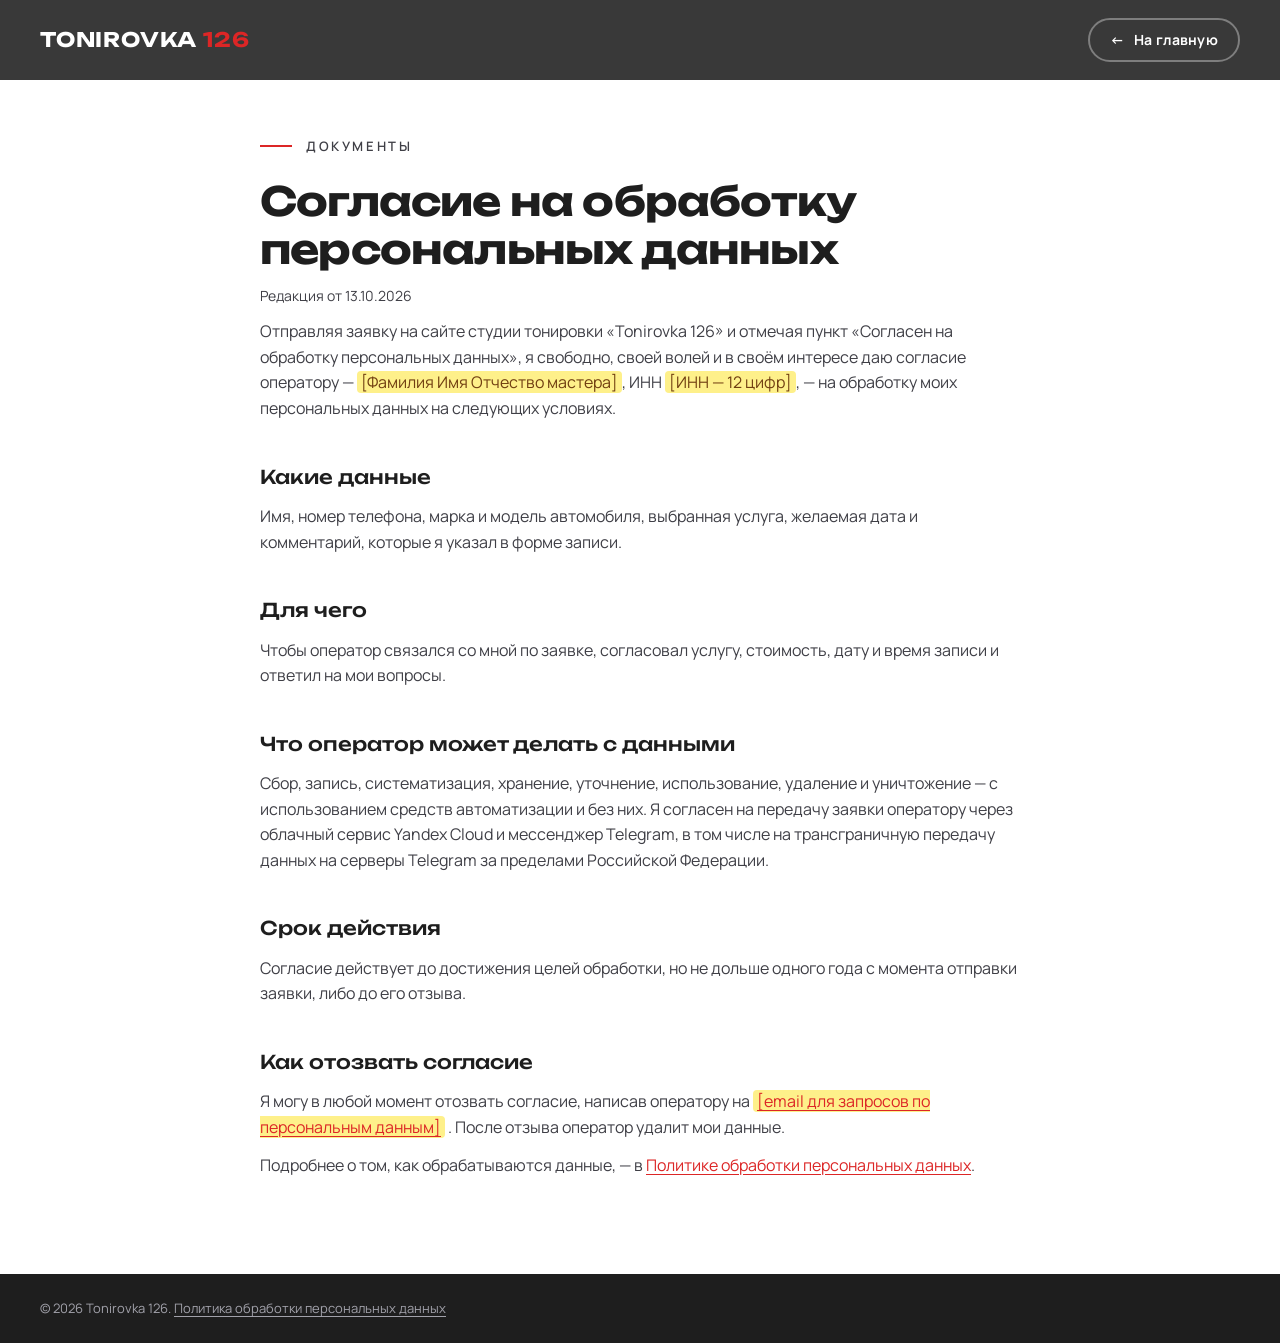
<file: consent.html>
<!DOCTYPE html>
<html lang="ru">
<head>
  <meta charset="UTF-8">
  <meta name="viewport" content="width=device-width, initial-scale=1">
  <title>Согласие на обработку персональных данных — Tonirovka 126</title>
  <meta name="description" content="Текст согласия на обработку персональных данных при отправке заявки на сайте Tonirovka 126.">

  <link rel="icon" href="images/favicon.svg" type="image/svg+xml">
  <meta name="theme-color" content="#1E1E1E">

  <link rel="preconnect" href="https://fonts.googleapis.com">
  <link rel="preconnect" href="https://fonts.gstatic.com" crossorigin>
  <link href="https://fonts.googleapis.com/css2?family=Manrope:wght@400;500;600;700&family=Unbounded:wght@500;700&display=swap" rel="stylesheet">
  <link rel="stylesheet" href="css/style.css">

  <script src="js/config.js" defer></script>
  <script src="js/main.js" defer></script>
</head>
<body>

  <header class="header" id="header">
    <div class="container header__inner">
      <a href="index.html" class="logo" aria-label="Tonirovka 126 — на главную">
        TONIROVKA<span class="logo__accent">126</span>
      </a>
      <a href="index.html" class="btn btn--ghost legal__back" aria-label="На главную">← <span class="legal__back-text">На главную</span></a>
    </div>
  </header>

  <!--
    ШАБЛОН. По закону (с 1 сентября 2025 года) согласие на обработку персональных данных
    оформляется отдельно от других документов — поэтому оно на своей странице,
    а не внутри политики. Данные мастера подставляются из js/config.js.
  -->
  <main class="legal">
    <div class="container legal__container">
      <p class="eyebrow">Документы</p>
      <h1 class="legal__title">Согласие на обработку персональных данных</h1>
      <p class="legal__meta">Редакция от <span data-config="policyDate">13.10.2026</span></p>

      <p>
        Отправляя заявку на сайте студии тонировки «Tonirovka 126» и отмечая пункт
        «Согласен на обработку персональных данных», я свободно, своей волей и в своём интересе
        даю согласие оператору — <span data-config="ownerName">[Фамилия Имя Отчество мастера]</span>,
        ИНН <span data-config="ownerInn">[ИНН — 12 цифр]</span>, — на обработку моих персональных данных
        на следующих условиях.
      </p>

      <h2>Какие данные</h2>
      <p>
        Имя, номер телефона, марка и модель автомобиля, выбранная услуга, желаемая дата
        и комментарий, которые я указал в форме записи.
      </p>

      <h2>Для чего</h2>
      <p>
        Чтобы оператор связался со мной по заявке, согласовал услугу, стоимость, дату
        и время записи и ответил на мои вопросы.
      </p>

      <h2>Что оператор может делать с данными</h2>
      <p>
        Сбор, запись, систематизация, хранение, уточнение, использование, удаление и уничтожение —
        с использованием средств автоматизации и без них. Я согласен на передачу заявки
        оператору через облачный сервис Yandex Cloud и мессенджер Telegram, в том числе на трансграничную передачу данных
        на серверы Telegram за пределами Российской Федерации.
      </p>

      <h2>Срок действия</h2>
      <p>
        Согласие действует до достижения целей обработки, но не дольше одного года
        с момента отправки заявки, либо до его отзыва.
      </p>

      <h2>Как отозвать согласие</h2>
      <p>
        Я могу в любой момент отозвать согласие, написав оператору на
        <a href="#" data-link="email" data-config="ownerEmail">[email для запросов по персональным данным]</a>
        <span data-telegram-only>или в Telegram <a href="#" data-link="telegram" data-config="telegramName" target="_blank" rel="noopener"></a></span>.
        После отзыва оператор удалит мои данные.
      </p>

      <p>
        Подробнее о том, как обрабатываются данные, — в
        <a href="privacy.html">Политике обработки персональных данных</a>.
      </p>
    </div>
  </main>

  <footer class="footer footer--compact">
    <div class="container footer__bottom">
      <p>© <span id="year">2026</span> Tonirovka 126. <a href="privacy.html">Политика обработки персональных данных</a></p>
    </div>
  </footer>

</body>
</html>
</file>
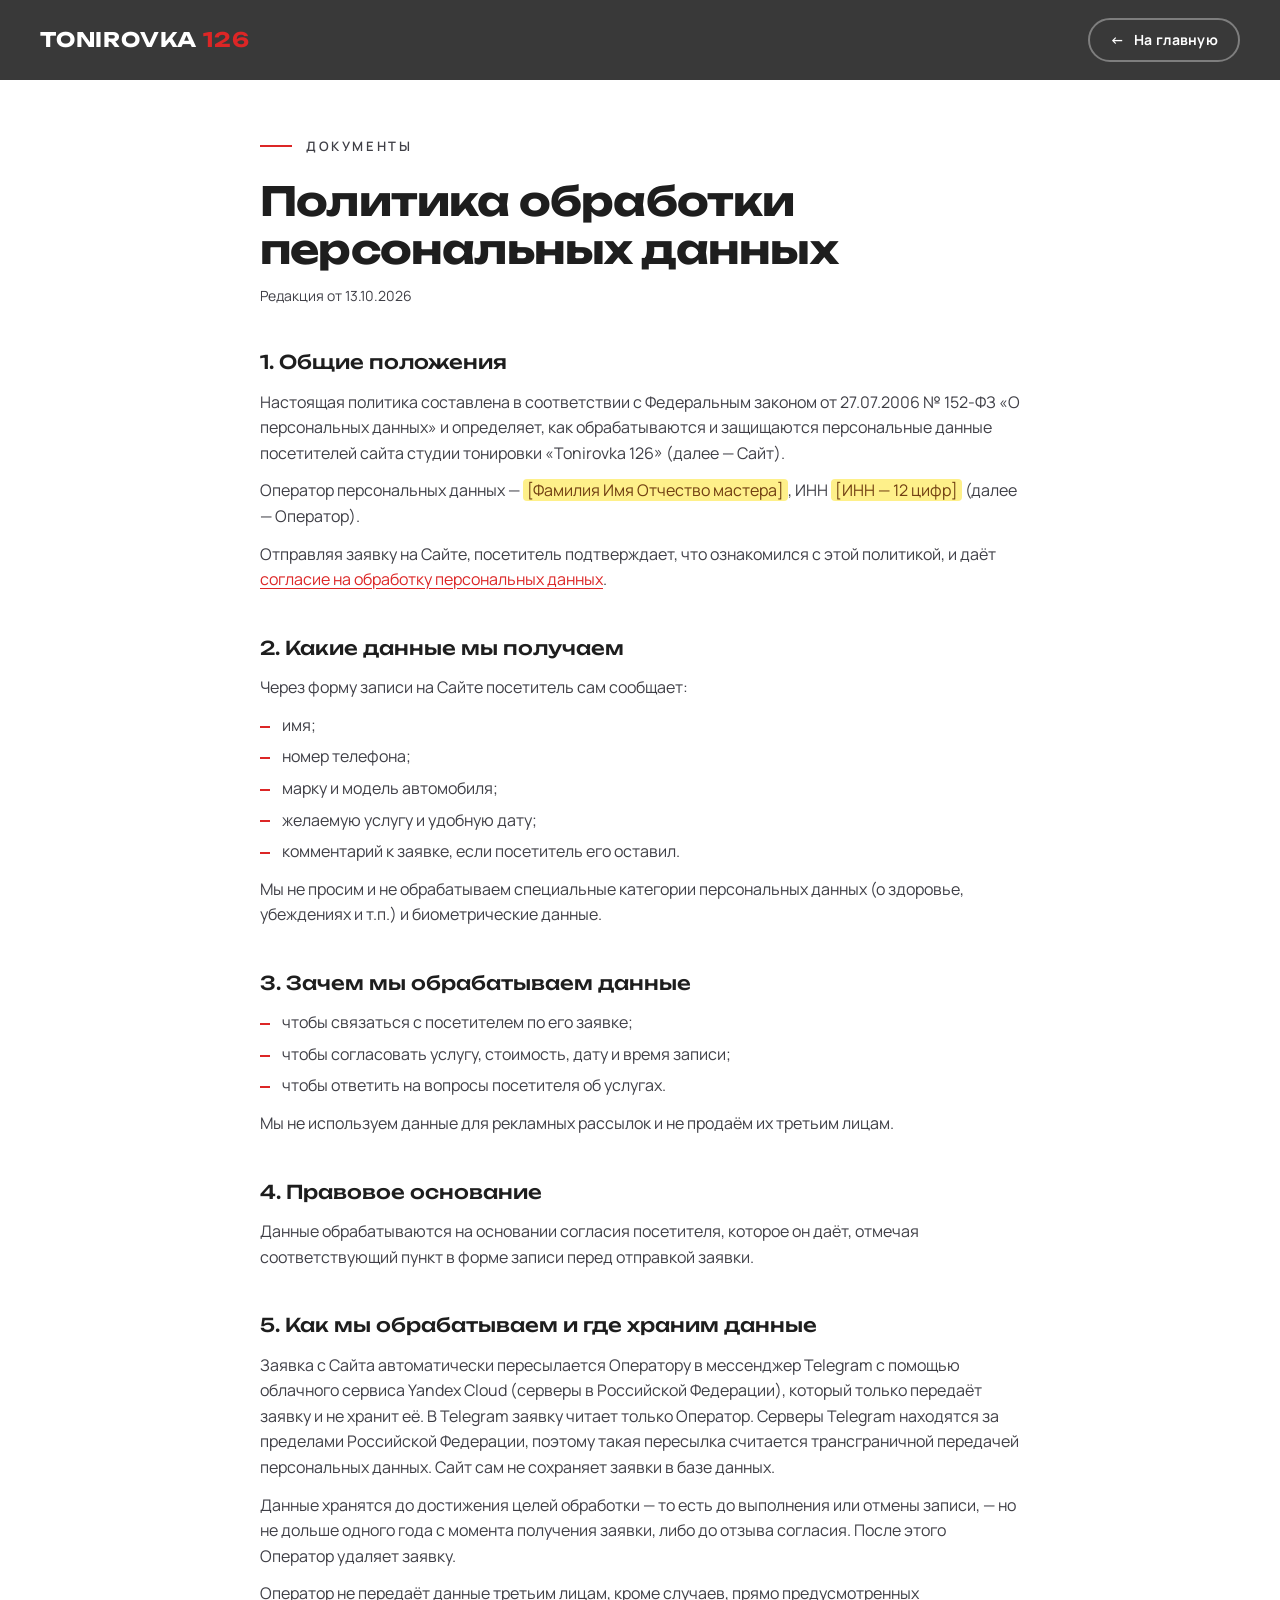
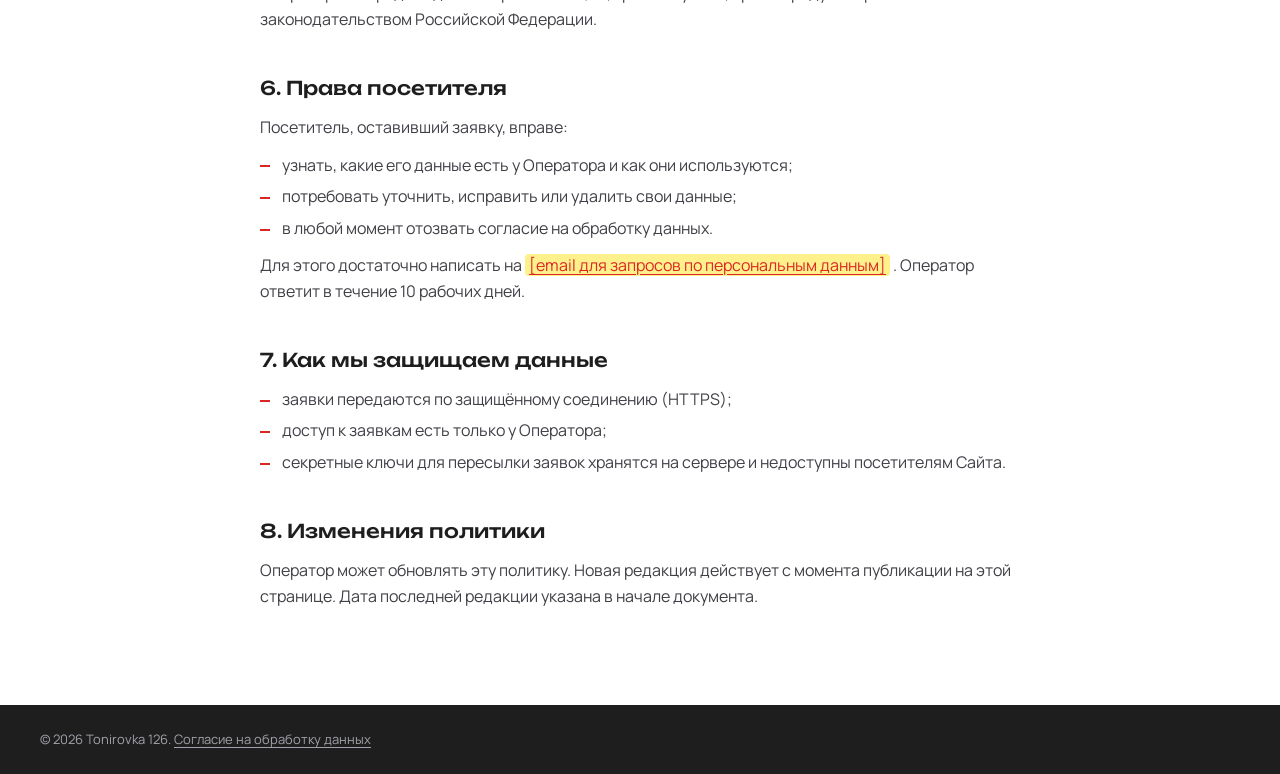
<file: privacy.html>
<!DOCTYPE html>
<html lang="ru">
<head>
  <meta charset="UTF-8">
  <meta name="viewport" content="width=device-width, initial-scale=1">
  <title>Политика обработки персональных данных — Tonirovka 126</title>
  <meta name="description" content="Как Tonirovka 126 обрабатывает и защищает персональные данные клиентов, оставивших заявку на сайте.">

  <link rel="icon" href="images/favicon.svg" type="image/svg+xml">
  <meta name="theme-color" content="#1E1E1E">

  <link rel="preconnect" href="https://fonts.googleapis.com">
  <link rel="preconnect" href="https://fonts.gstatic.com" crossorigin>
  <link href="https://fonts.googleapis.com/css2?family=Manrope:wght@400;500;600;700&family=Unbounded:wght@500;700&display=swap" rel="stylesheet">
  <link rel="stylesheet" href="css/style.css">

  <script src="js/config.js" defer></script>
  <script src="js/main.js" defer></script>
</head>
<body>

  <!-- Упрощённая шапка: на служебной странице меню не нужно, только путь обратно -->
  <header class="header" id="header">
    <div class="container header__inner">
      <a href="index.html" class="logo" aria-label="Tonirovka 126 — на главную">
        TONIROVKA<span class="logo__accent">126</span>
      </a>
      <a href="index.html" class="btn btn--ghost legal__back" aria-label="На главную">← <span class="legal__back-text">На главную</span></a>
    </div>
  </header>

  <!--
    ШАБЛОН. Это не юридическая консультация. Текст составлен для небольшого
    частного бизнеса, который принимает заявки через сайт. Перед публикацией:
    1) заполни данные мастера в js/config.js (ФИО, ИНН, email);
    2) проверь, что всё написанное соответствует тому, как мастер реально работает с заявками;
    3) при сомнениях покажи текст юристу.
  -->
  <main class="legal">
    <div class="container legal__container">
      <p class="eyebrow">Документы</p>
      <h1 class="legal__title">Политика обработки персональных данных</h1>
      <p class="legal__meta">Редакция от <span data-config="policyDate">13.10.2026</span></p>

      <h2>1. Общие положения</h2>
      <p>
        Настоящая политика составлена в соответствии с Федеральным законом от 27.07.2006 № 152-ФЗ
        «О персональных данных» и определяет, как обрабатываются и защищаются персональные данные
        посетителей сайта студии тонировки «Tonirovka 126» (далее — Сайт).
      </p>
      <p>
        Оператор персональных данных — <span data-config="ownerName">[Фамилия Имя Отчество мастера]</span>,
        ИНН <span data-config="ownerInn">[ИНН — 12 цифр]</span> (далее — Оператор).
      </p>
      <p>
        Отправляя заявку на Сайте, посетитель подтверждает, что ознакомился с этой политикой,
        и даёт <a href="consent.html">согласие на обработку персональных данных</a>.
      </p>

      <h2>2. Какие данные мы получаем</h2>
      <p>Через форму записи на Сайте посетитель сам сообщает:</p>
      <ul>
        <li>имя;</li>
        <li>номер телефона;</li>
        <li>марку и модель автомобиля;</li>
        <li>желаемую услугу и удобную дату;</li>
        <li>комментарий к заявке, если посетитель его оставил.</li>
      </ul>
      <p>
        Мы не просим и не обрабатываем специальные категории персональных данных
        (о здоровье, убеждениях и т.п.) и биометрические данные.
      </p>

      <h2>3. Зачем мы обрабатываем данные</h2>
      <ul>
        <li>чтобы связаться с посетителем по его заявке;</li>
        <li>чтобы согласовать услугу, стоимость, дату и время записи;</li>
        <li>чтобы ответить на вопросы посетителя об услугах.</li>
      </ul>
      <p>Мы не используем данные для рекламных рассылок и не продаём их третьим лицам.</p>

      <h2>4. Правовое основание</h2>
      <p>
        Данные обрабатываются на основании согласия посетителя, которое он даёт,
        отмечая соответствующий пункт в форме записи перед отправкой заявки.
      </p>

      <h2>5. Как мы обрабатываем и где храним данные</h2>
      <p>
        Заявка с Сайта автоматически пересылается Оператору в мессенджер Telegram
        с помощью облачного сервиса Yandex Cloud (серверы в Российской Федерации),
        который только передаёт заявку и не хранит её. В Telegram заявку читает только Оператор. Серверы Telegram находятся за пределами Российской Федерации,
        поэтому такая пересылка считается трансграничной передачей персональных данных.
        Сайт сам не сохраняет заявки в базе данных.
      </p>
      <p>
        Данные хранятся до достижения целей обработки — то есть до выполнения или отмены записи, —
        но не дольше одного года с момента получения заявки, либо до отзыва согласия.
        После этого Оператор удаляет заявку.
      </p>
      <p>
        Оператор не передаёт данные третьим лицам, кроме случаев, прямо предусмотренных
        законодательством Российской Федерации.
      </p>

      <h2>6. Права посетителя</h2>
      <p>Посетитель, оставивший заявку, вправе:</p>
      <ul>
        <li>узнать, какие его данные есть у Оператора и как они используются;</li>
        <li>потребовать уточнить, исправить или удалить свои данные;</li>
        <li>в любой момент отозвать согласие на обработку данных.</li>
      </ul>
      <p>
        Для этого достаточно написать на <a href="#" data-link="email" data-config="ownerEmail">[email для запросов по персональным данным]</a>
        <span data-telegram-only>или в Telegram <a href="#" data-link="telegram" data-config="telegramName" target="_blank" rel="noopener"></a></span>.
        Оператор ответит в течение 10 рабочих дней.
      </p>

      <h2>7. Как мы защищаем данные</h2>
      <ul>
        <li>заявки передаются по защищённому соединению (HTTPS);</li>
        <li>доступ к заявкам есть только у Оператора;</li>
        <li>секретные ключи для пересылки заявок хранятся на сервере и недоступны посетителям Сайта.</li>
      </ul>

      <h2>8. Изменения политики</h2>
      <p>
        Оператор может обновлять эту политику. Новая редакция действует с момента публикации
        на этой странице. Дата последней редакции указана в начале документа.
      </p>
    </div>
  </main>

  <footer class="footer footer--compact">
    <div class="container footer__bottom">
      <p>© <span id="year">2026</span> Tonirovka 126. <a href="consent.html">Согласие на обработку данных</a></p>
    </div>
  </footer>

</body>
</html>
</file>
<file: css/style.css>
/* ============================================================
   Tonirovka 126 — стили
   Подход mobile-first: сначала стили для телефона,
   затем @media (min-width: ...) добавляют правила для широких экранов.

   Содержание:
   1. Переменные (цвета, шрифты, размеры)
   2. Сброс и базовые стили
   3. Общие блоки: контейнер, кнопки, секции
   4. Шапка и меню
   5. Главный экран
   6. О нас
   7. Услуги и цены
   8. Как проходит работа
   9. Галерея и лайтбокс
   10. Частые вопросы
   11. Контакты и запись
   12. Подвал
   13. Страницы политики
   14. Анимации появления
   ============================================================ */


/* ---------- 1. Переменные ----------
   Цвет или размер меняется здесь — и сразу везде на сайте. */
:root {
  /* Палитра 60 / 30 / 10 */
  --color-bg: #FFFFFF;          /* 60% — основной фон */
  --color-bg-alt: #F4F4F5;      /* 60% — второй фон, чтобы разделять секции */
  --color-dark: #1E1E1E;        /* 30% — графит: шапка, подвал, карточки */
  --color-dark-soft: #2A2A2A;   /* чуть светлее графита: рамки и наведение на тёмном */
  --color-accent: #DC2626;      /* 10% — красный акцент */
  --color-accent-hover: #B91C1C;

  --color-text: #1E1E1E;
  --color-text-muted: #5F5F66;      /* второстепенный текст на светлом фоне */
  --color-border: #E4E4E7;          /* тонкие рамки карточек на светлом фоне */
  --color-on-dark: #FFFFFF;
  --color-on-dark-muted: #A1A1AA;   /* второстепенный текст на графите */

  --font-heading: 'Unbounded', 'Arial', sans-serif;
  --font-body: 'Manrope', 'Arial', sans-serif;

  --header-h: 68px;
  --container: 1200px;
  --gutter: 16px;          /* отступ от края экрана */
  --radius: 14px;
  --transition: 0.3s ease;
}

@media (min-width: 768px) {
  :root {
    --header-h: 80px;
    --gutter: 32px;
  }
}


/* ---------- 2. Сброс и база ---------- */

/* box-sizing: border-box — ширина блока включает padding и рамку.
   Без этого width: 100% + padding вылезает за экран. */
*,
*::before,
*::after {
  box-sizing: border-box;
}

html {
  /* Плавная прокрутка к якорям (#about и т.д.) — одной строкой, без JS */
  scroll-behavior: smooth;
  /* Фиксированная шапка закрыла бы заголовок раздела. Этот отступ учитывает её высоту */
  scroll-padding-top: var(--header-h);
  -webkit-text-size-adjust: 100%;
}

/* Если человек в настройках системы попросил «уменьшить движение» — уважаем это */
@media (prefers-reduced-motion: reduce) {
  html { scroll-behavior: auto; }
  *, *::before, *::after {
    transition-duration: 0.01ms !important;
    animation-duration: 0.01ms !important;
  }
}

body {
  margin: 0;
  font-family: var(--font-body);
  font-size: 16px;
  line-height: 1.6;
  color: var(--color-text);
  background: var(--color-bg);
}

body.no-scroll {
  overflow: hidden;
}

h1, h2, h3, p, ul {
  margin: 0;
}

ul,
ol {
  padding: 0;
  list-style: none;
}

a {
  color: inherit;
  text-decoration: none;
}

img {
  display: block;
  max-width: 100%;
}

/* Видимая рамка при навигации с клавиатуры (Tab), но не при клике мышью */
:focus-visible {
  outline: 2px solid var(--color-accent);
  outline-offset: 3px;
}


/* ---------- 3. Общие блоки ---------- */

/* Контейнер: ограничивает ширину контента и центрирует его */
.container {
  width: 100%;
  max-width: calc(var(--container) + var(--gutter) * 2);
  margin: 0 auto;
  padding: 0 var(--gutter);
}

.section {
  padding: 80px 0;
  background: var(--color-bg);
}

.section--alt {
  background: var(--color-bg-alt);
}

@media (min-width: 768px) {
  .section { padding: 120px 0; }
}

.section__title {
  font-family: var(--font-heading);
  font-weight: 700;
  /* clamp(мин, желаемое, макс): размер плавно растёт с шириной экрана */
  font-size: clamp(1.75rem, 4vw, 3rem);
  line-height: 1.15;
  letter-spacing: -0.02em;
  margin-bottom: 24px;
}

/* Тёмная секция — графит, как шапка и подвал. Разбавляет белые блоки */
.section--dark {
  background: var(--color-dark);
  color: var(--color-on-dark);
}

/* Шапка раздела: надпись + заголовок + подзаголовок, ограничена по ширине,
   чтобы строки текста не растягивались на весь экран (их трудно читать) */
.section__head {
  max-width: 720px;
  margin-bottom: 48px;
}

@media (min-width: 768px) {
  .section__head { margin-bottom: 64px; }
}

.section__subtitle {
  margin-bottom: 32px;
  font-size: 17px;
  color: var(--color-text-muted);
}

.section__head .section__subtitle {
  margin-bottom: 0;
}

.section--dark .eyebrow,
.section--dark .section__subtitle {
  color: var(--color-on-dark-muted);
}

/* Маленькая надпись над заголовком раздела с красной чертой слева.
   Один класс — для всех разделов: так они выглядят единообразно */
.eyebrow {
  display: flex;
  align-items: center;
  gap: 14px;
  margin-bottom: 20px;
  font-size: 13px;
  font-weight: 600;
  letter-spacing: 0.2em;
  text-transform: uppercase;
  color: var(--color-text-muted);
}

.eyebrow::before {
  content: '';
  flex-shrink: 0;   /* черта не сжимается, даже если текст переносится на две строки */
  width: 32px;
  height: 2px;
  background: var(--color-accent);
}

/* Кнопки */
.btn {
  display: inline-flex;
  align-items: center;
  justify-content: center;
  gap: 10px;
  min-height: 48px;          /* удобно попадать пальцем: не меньше 44–48px */
  padding: 0 28px;
  border: 2px solid transparent;
  border-radius: 999px;
  font-family: var(--font-body);
  font-size: 15px;
  font-weight: 700;
  letter-spacing: 0.02em;
  cursor: pointer;
  transition: background-color var(--transition), border-color var(--transition),
              color var(--transition), transform var(--transition);
}

.btn--primary {
  background: var(--color-accent);
  color: var(--color-on-dark);
}

.btn--primary:hover {
  background: var(--color-accent-hover);
  transform: translateY(-2px);
}

/* Прозрачная кнопка с рамкой — для тёмного фона */
.btn--ghost {
  border-color: rgba(255, 255, 255, 0.35);
  background: transparent;
  color: var(--color-on-dark);
}

.btn--ghost:hover {
  border-color: var(--color-on-dark);
  background: rgba(255, 255, 255, 0.08);
  transform: translateY(-2px);
}

/* Модификатор размера: добавляется к любой кнопке */
.btn--lg {
  min-height: 56px;
  padding: 0 32px;
  font-size: 16px;
}

/* Графитовая кнопка — для светлого фона */
.btn--dark {
  background: var(--color-dark);
  color: var(--color-on-dark);
}

.btn--dark:hover {
  background: var(--color-accent);
  transform: translateY(-2px);
}

/* Иконки рисуются цветом текста (currentColor), поэтому их легко перекрашивать */
.icon {
  width: 22px;
  height: 22px;
  fill: currentColor;
}

.icon-btn {
  display: inline-flex;
  align-items: center;
  justify-content: center;
  width: 44px;
  height: 44px;
  border-radius: 50%;
  color: var(--color-on-dark);
  transition: background-color var(--transition), color var(--transition);
}

.icon-btn:hover {
  background: var(--color-dark-soft);
  color: var(--color-accent);
}


/* ---------- 4. Шапка ---------- */
.header {
  position: fixed;
  top: 0;
  left: 0;
  right: 0;
  z-index: 100;
  height: var(--header-h);
  color: var(--color-on-dark);
  transition: box-shadow var(--transition);
}

/* Полупрозрачный фон с размытием — в отдельном слое (::before).
   Почему не прямо на .header: backdrop-filter у родителя ломает
   position: fixed у дочернего мобильного меню — оно бы «прилипло» к шапке. */
.header::before {
  content: '';
  position: absolute;
  inset: 0;
  z-index: -1;
  background: rgba(30, 30, 30, 0.88);
  backdrop-filter: blur(12px);
  -webkit-backdrop-filter: blur(12px);
}

.header.is-scrolled {
  box-shadow: 0 10px 30px rgba(0, 0, 0, 0.25);
}

.header__inner {
  display: flex;
  align-items: center;
  justify-content: space-between;
  gap: 24px;
  height: 100%;
}

.logo {
  font-family: var(--font-heading);
  font-weight: 700;
  font-size: 18px;
  letter-spacing: 0.04em;
  color: var(--color-on-dark);
  white-space: nowrap;
}

.logo__accent {
  margin-left: 6px;
  color: var(--color-accent);
}

/* Самые узкие телефоны (320–359px): логотип чуть меньше, иначе бургер уходит за край */
@media (max-width: 359px) {
  .header__inner { gap: 12px; }
  .logo { font-size: 16px; }
}

.header__actions {
  display: flex;
  align-items: center;
  gap: 8px;
}

/* На телефоне кнопка «Записаться» живёт внутри мобильного меню */
.header__cta {
  display: none;
}

/* Бургер: три полоски, при открытии превращаются в крестик */
.burger {
  position: relative;
  width: 44px;
  height: 44px;
  padding: 0;
  border: 0;
  background: none;
  cursor: pointer;
}

.burger__line {
  position: absolute;
  left: 11px;
  width: 22px;
  height: 2px;
  background: var(--color-on-dark);
  border-radius: 2px;
  transition: transform var(--transition), opacity var(--transition);
}

.burger__line:nth-child(1) { top: 15px; }
.burger__line:nth-child(2) { top: 21px; }
.burger__line:nth-child(3) { top: 27px; }

.burger.is-open .burger__line:nth-child(1) { transform: translateY(6px) rotate(45deg); }
.burger.is-open .burger__line:nth-child(2) { opacity: 0; }
.burger.is-open .burger__line:nth-child(3) { transform: translateY(-6px) rotate(-45deg); }

/* Мобильное меню: панель на весь экран под шапкой, спрятана справа */
.nav {
  position: fixed;
  top: var(--header-h);
  left: 0;
  right: 0;
  bottom: 0;
  display: flex;
  flex-direction: column;
  gap: 32px;
  padding: 40px var(--gutter);
  background: var(--color-dark);
  transform: translateX(100%);
  visibility: hidden;    /* чтобы по скрытым ссылкам нельзя было «пройти» клавишей Tab */
  transition: transform 0.4s ease, visibility 0.4s;
}

.nav.is-open {
  transform: translateX(0);
  visibility: visible;
}

.nav__list {
  display: flex;
  flex-direction: column;
  gap: 8px;
}

.nav__link {
  position: relative;
  display: inline-block;
  padding: 8px 0;
  font-family: var(--font-heading);
  font-size: 26px;
  font-weight: 500;
  color: var(--color-on-dark);
  transition: color var(--transition);
}

.nav__link:hover,
.nav__link.is-active {
  color: var(--color-accent);
}

.nav__cta {
  align-self: flex-start;
}

/* ----- Шапка на компьютере ----- */
@media (min-width: 992px) {
  .logo { font-size: 20px; }

  .burger,
  .nav__cta {
    display: none;
  }

  .header__cta {
    display: inline-flex;
  }

  /* Меню становится обычной строкой ссылок */
  .nav {
    position: static;
    flex-direction: row;
    padding: 0;
    background: none;
    transform: none;
    visibility: visible;
    transition: none;
  }

  .nav__list {
    flex-direction: row;
    gap: 40px;
  }

  .nav__link {
    font-family: var(--font-body);
    font-size: 15px;
    font-weight: 600;
    color: var(--color-on-dark-muted);
  }

  .nav__link:hover,
  .nav__link.is-active {
    color: var(--color-on-dark);
  }

  /* Красная линия под пунктом: растёт из центра при наведении */
  .nav__link::after {
    content: '';
    position: absolute;
    left: 0;
    right: 0;
    bottom: 0;
    height: 2px;
    background: var(--color-accent);
    transform: scaleX(0);
    transition: transform var(--transition);
  }

  .nav__link:hover::after,
  .nav__link.is-active::after {
    transform: scaleX(1);
  }

  .header__actions { gap: 16px; }
}


/* ---------- 5. Главный экран ---------- */
.hero {
  position: relative;
  /* isolation создаёт отдельный «слой»: z-index: -1 у фона не провалится под всю страницу */
  isolation: isolate;
  overflow: hidden;
  display: flex;
  align-items: center;
  /* svh — высота экрана телефона без учёта выезжающей адресной строки.
     Первая строка — запасной вариант для старых браузеров, которые не знают svh */
  min-height: 100vh;
  min-height: 100svh;
  padding: calc(var(--header-h) + 48px) 0 56px;
  color: var(--color-on-dark);
  /* Фон из нескольких слоёв через запятую — первый лежит сверху:
     красное свечение справа, лёгкий светлый отблеск слева внизу, графитовая основа */
  background:
    radial-gradient(55% 65% at 85% 25%, rgba(220, 38, 38, 0.2), transparent 70%),
    radial-gradient(45% 55% at 0% 100%, rgba(255, 255, 255, 0.06), transparent 70%),
    #111113;
}

/* Два косых блика, как отражение света на стекле */
.hero::before {
  content: '';
  position: absolute;
  inset: 0;
  z-index: -1;
  background: linear-gradient(115deg,
    transparent 0 52%,
    rgba(255, 255, 255, 0.035) 52% 60%,
    transparent 60% 66%,
    rgba(255, 255, 255, 0.025) 66% 68%,
    transparent 68%);
}

/* На телефоне — одна колонка, на компьютере — текст слева, карточка справа */
.hero__grid {
  display: grid;
  align-items: center;
  gap: 64px;
}

@media (min-width: 992px) {
  /* minmax(0, ...) не даёт длинному слову растянуть колонку шире положенного */
  .hero__grid { grid-template-columns: minmax(0, 1.3fr) minmax(0, 0.7fr); }
}

/* На тёмном фоне надпись над заголовком светлее */
.hero .eyebrow {
  color: var(--color-on-dark-muted);
}

.hero__title {
  font-family: var(--font-heading);
  font-weight: 700;
  /* Самое длинное слово («КОМПРОМИССОВ») занимает ~11.5 размеров шрифта.
     Делим доступную ширину (экран минус боковые отступы) на 12 — слово всегда влезает */
  font-size: clamp(1.4rem, calc((100vw - 2 * var(--gutter)) / 12), 4.75rem);
  /* em — в размерах шрифта: на любом экране в строке помещается одно длинное слово,
     поэтому на компьютере заголовок не залезает на машину справа */
  max-width: 12em;
  line-height: 1.05;
  letter-spacing: -0.02em;
  text-transform: uppercase;
}

@media (min-width: 992px) {
  /* Справа теперь карточка, колонка с текстом уже — шрифт чуть меньше */
  .hero__title { font-size: clamp(2rem, 4.1vw, 3.85rem); }
}

/* «Металлический» перелив: градиент рисуется как фон,
   background-clip: text оставляет его видимым только внутри букв.
   display: block — чтобы градиент шёл по всей ширине строки, а не по каждому слову */
.hero__title-accent {
  display: block;
  background: linear-gradient(90deg, #FFFFFF 0%, #B4B4BC 55%, #7C7C85 100%);
  -webkit-background-clip: text;
  background-clip: text;
  color: transparent;
}

.hero__text {
  max-width: 520px;
  margin-top: 24px;
  font-size: 17px;
  color: #C4C4CC;
}

.hero__buttons {
  display: flex;
  flex-wrap: wrap;
  gap: 12px;
  margin-top: 36px;
}

/* На телефоне кнопки во всю ширину — в них проще попасть большим пальцем */
.hero__buttons .btn {
  flex: 1 1 100%;
}

@media (min-width: 576px) {
  .hero__buttons .btn { flex: 0 0 auto; }
}

.hero__stats {
  display: flex;
  flex-wrap: wrap;
  gap: 16px 32px;   /* 16px между строками, 32px между цифрами — работает при любом их количестве */
  max-width: 640px;
  margin-top: 56px;
  padding-top: 24px;
  border-top: 1px solid rgba(255, 255, 255, 0.14);
}

.hero__stat {
  display: flex;
  flex-direction: column;
  gap: 4px;
}

.hero__stat-value {
  font-family: var(--font-heading);
  font-weight: 700;
  font-size: clamp(1.25rem, 3.4vw, 2.25rem);
  line-height: 1.1;
}

.hero__stat-label {
  font-size: 13px;
  line-height: 1.35;
  color: var(--color-on-dark-muted);
}

/* ----- Карточка «Подберите затемнение» -----
   На телефоне прячем: первый экран и так заполнен, а карточка сделала бы его в полтора раза длиннее */
.tint-card {
  display: none;
}

@media (min-width: 992px) {
  .tint-card {
    display: block;
    padding: 28px;
    border: 1px solid rgba(255, 255, 255, 0.1);
    border-radius: 24px;
    background: rgba(255, 255, 255, 0.04);
    backdrop-filter: blur(16px);
    -webkit-backdrop-filter: blur(16px);
    box-shadow: 0 30px 60px rgba(0, 0, 0, 0.35);
  }
}

.tint-card__label {
  margin-bottom: 18px;
  font-size: 12px;
  font-weight: 700;
  letter-spacing: 0.18em;
  text-transform: uppercase;
  color: var(--color-on-dark-muted);
}

/* «Окно»: за стеклом — закат, нарисованный градиентами.
   clip-path срезает левый верхний угол, как у бокового стекла машины */
.tint-card__window {
  position: relative;
  aspect-ratio: 16 / 10;
  overflow: hidden;
  border-radius: 16px;
  clip-path: polygon(16% 0, 100% 0, 100% 100%, 0 100%, 0 30%);
  background:
    /* солнце */
    radial-gradient(circle at 68% 70%, #FFE2A8 0 7%, rgba(255, 196, 120, 0.6) 12%, transparent 30%),
    /* небо: от тёмно-синего вверху к оранжевому у горизонта */
    linear-gradient(180deg, #1E2A47 0%, #5B3C63 45%, #D9734A 80%, #F2A65A 100%);
}

/* Силуэты домов у горизонта */
.tint-card__window::before {
  content: '';
  position: absolute;
  left: 0;
  right: 0;
  bottom: 0;
  height: 26%;
  background: #141018;
  clip-path: polygon(0 60%, 8% 60%, 8% 30%, 16% 30%, 16% 50%, 26% 50%, 26% 10%, 33% 10%, 33% 45%,
    45% 45%, 45% 25%, 55% 25%, 55% 55%, 72% 55%, 72% 20%, 80% 20%, 80% 40%, 92% 40%, 92% 15%, 100% 15%, 100% 100%, 0 100%);
}

/* Блик на стекле — поверх всего */
.tint-card__window::after {
  content: '';
  position: absolute;
  inset: 0;
  z-index: 2;
  background: linear-gradient(115deg, transparent 30%, rgba(255, 255, 255, 0.16) 40%, transparent 52%);
  pointer-events: none;
}

/* Сама «плёнка»: чёрный слой, прозрачность которого меняет JS.
   transition делает затемнение плавным */
.tint-card__glass {
  position: absolute;
  inset: 0;
  z-index: 1;
  background: #050506;
  opacity: 0.68;   /* как у кнопки 20%, выбранной по умолчанию */
  transition: opacity 0.6s ease;
}

.tint-card__value {
  position: absolute;
  right: 18px;
  bottom: 14px;
  z-index: 3;
  font-family: var(--font-heading);
  font-weight: 700;
  font-size: 34px;
  line-height: 1;
}

.tint-card__options {
  display: grid;
  grid-template-columns: repeat(5, 1fr);
  gap: 8px;
  margin-top: 18px;
}

.tint-card__option {
  min-height: 44px;
  border: 1px solid rgba(255, 255, 255, 0.16);
  border-radius: 12px;
  background: transparent;
  color: var(--color-on-dark-muted);
  font-family: var(--font-body);
  font-size: 14px;
  font-weight: 700;
  cursor: pointer;
  transition: border-color var(--transition), background-color var(--transition), color var(--transition);
}

.tint-card__option:hover {
  border-color: var(--color-on-dark);
  color: var(--color-on-dark);
}

.tint-card__option.is-active {
  border-color: var(--color-accent);
  background: var(--color-accent);
  color: var(--color-on-dark);
}

.tint-card__desc {
  min-height: 3em;   /* место под две строки, чтобы карточка не «прыгала» при смене текста */
  margin-top: 16px;
  font-size: 15px;
  color: var(--color-on-dark);
}

.tint-card__note {
  margin-top: 12px;
  padding-top: 12px;
  border-top: 1px solid rgba(255, 255, 255, 0.1);
  font-size: 12px;
  line-height: 1.5;
  color: var(--color-on-dark-muted);
}

/* Индикатор «листайте вниз»: тонкая линия, по которой бежит красный отрезок */
.hero__scroll {
  display: none;
}

@media (min-width: 768px) and (min-height: 760px) {
  .hero__scroll {
    position: absolute;
    left: 50%;
    bottom: 28px;
    display: block;
    width: 2px;
    height: 56px;
    overflow: hidden;
    background: rgba(255, 255, 255, 0.15);
    transform: translateX(-50%);
  }

  .hero__scroll-line {
    display: block;
    width: 100%;
    height: 40%;
    background: var(--color-accent);
    animation: scroll-hint 2s ease-in-out infinite;
  }
}

@keyframes scroll-hint {
  0%   { transform: translateY(-100%); }
  100% { transform: translateY(250%); }
}


/* ---------- 6. О нас ---------- */
.about__grid {
  display: grid;
  align-items: center;
  gap: 48px;
}

@media (min-width: 992px) {
  .about__grid {
    grid-template-columns: minmax(0, 1.1fr) minmax(0, 0.9fr);
    gap: 80px;
  }
}

.about__lead {
  margin-bottom: 16px;
  font-size: 19px;
  font-weight: 600;
  line-height: 1.5;
}

.about__paragraph {
  color: var(--color-text-muted);
}

/* Список с красными галочками */
.checklist {
  display: grid;
  gap: 14px;
  margin-top: 32px;
}

.checklist__item {
  position: relative;
  padding-left: 36px;
  font-weight: 600;
}

/* Галочка — маленький SVG прямо внутри CSS (data:-ссылка), отдельный файл не нужен */
.checklist__item::before {
  content: '';
  position: absolute;
  left: 0;
  top: 2px;
  width: 22px;
  height: 22px;
  border-radius: 50%;
  background: var(--color-accent) url("data:image/svg+xml,%3Csvg xmlns='http://www.w3.org/2000/svg' viewBox='0 0 24 24' fill='none' stroke='white' stroke-width='3' stroke-linecap='round' stroke-linejoin='round'%3E%3Cpath d='m5 12 5 5 9-10'/%3E%3C/svg%3E") center / 12px no-repeat;
}

.about__media {
  position: relative;
  max-width: 480px;   /* на планшете фото во всю ширину вышло бы почти 900px в высоту */
  margin: 0;          /* у figure по умолчанию есть отступы — убираем */
}

@media (min-width: 992px) {
  .about__media { max-width: none; }
}

.about__media img {
  width: 100%;
  height: auto;
  aspect-ratio: 4 / 5;
  object-fit: cover;
  border-radius: 24px;
}

/* Красная плашка «5+ лет опыта» поверх фото */
.about__badge {
  position: absolute;
  left: 16px;
  bottom: 16px;
  display: flex;
  align-items: center;
  gap: 14px;
  padding: 16px 22px;
  border-radius: 18px;
  background: var(--color-accent);
  color: var(--color-on-dark);
  box-shadow: 0 20px 40px rgba(220, 38, 38, 0.3);
}

@media (min-width: 992px) {
  /* На компьютере плашка выступает за край фото — так композиция живее */
  .about__badge {
    left: -32px;
    bottom: 48px;
  }
}

.about__badge-value {
  font-family: var(--font-heading);
  font-weight: 700;
  font-size: 34px;
  line-height: 1;
}

.about__badge-label {
  font-size: 13px;
  font-weight: 600;
  line-height: 1.3;
}

/* Карточки преимуществ: 1 колонка → 2 → 4 */
.features {
  display: grid;
  gap: 16px;
  margin-top: 72px;
}

@media (min-width: 600px) {
  .features { grid-template-columns: repeat(2, 1fr); }
}

@media (min-width: 1100px) {
  .features {
    grid-template-columns: repeat(4, 1fr);
    gap: 20px;
    margin-top: 96px;
  }
}

.feature {
  position: relative;
  overflow: hidden;
  padding: 32px 28px;
  border-radius: 20px;
  background: var(--color-dark);
  color: var(--color-on-dark);
  transition: transform 0.4s ease, box-shadow 0.4s ease;
}

/* Красная полоска сверху: спрятана (scaleX(0)) и «вырастает» слева при наведении */
.feature::before {
  content: '';
  position: absolute;
  top: 0;
  left: 0;
  right: 0;
  height: 3px;
  background: var(--color-accent);
  transform: scaleX(0);
  transform-origin: left;
  transition: transform 0.4s ease;
}

.feature__num {
  position: absolute;
  top: 28px;
  right: 28px;
  font-family: var(--font-heading);
  font-size: 14px;
  color: rgba(255, 255, 255, 0.28);
}

.feature__icon {
  display: inline-flex;
  align-items: center;
  justify-content: center;
  width: 56px;
  height: 56px;
  margin-bottom: 24px;
  border-radius: 16px;
  background: rgba(220, 38, 38, 0.14);
  color: var(--color-accent);
  transition: background-color 0.4s ease, color 0.4s ease;
}

/* Иконка рисуется линией (stroke) цвета текста родителя */
.feature__icon svg {
  width: 26px;
  height: 26px;
  fill: none;
  stroke: currentColor;
  stroke-width: 1.8;
  stroke-linecap: round;
  stroke-linejoin: round;
}

.feature__title {
  margin-bottom: 10px;
  font-family: var(--font-heading);
  font-size: 18px;
  font-weight: 500;
  line-height: 1.3;
}

.feature__text {
  font-size: 15px;
  color: var(--color-on-dark-muted);
}

/* (hover: hover) — только для устройств с мышью. На телефоне «наведение»
   срабатывает от касания и залипает, поэтому там эффект не нужен */
@media (hover: hover) {
  .feature:hover {
    transform: translateY(-6px);
    box-shadow: 0 24px 48px rgba(30, 30, 30, 0.25);
  }

  .feature:hover::before {
    transform: scaleX(1);
  }

  .feature:hover .feature__icon {
    background: var(--color-accent);
    color: var(--color-on-dark);
  }
}


/* ---------- 7. Услуги и цены ---------- */
/* minmax(0, 1fr) вместо просто 1fr: по умолчанию колонка сетки не бывает уже
   своего самого широкого содержимого и может вытолкнуть карточку за экран */
.services {
  display: grid;
  grid-template-columns: minmax(0, 1fr);
  gap: 16px;
}

@media (min-width: 768px) {
  .services { grid-template-columns: repeat(2, minmax(0, 1fr)); }
}

@media (min-width: 1100px) {
  .services {
    grid-template-columns: repeat(3, minmax(0, 1fr));
    gap: 20px;
  }
}

/* flex-direction: column + flex-grow у текста: подвал карточки с ценой
   всегда прижат к низу, и цены во всех карточках ряда стоят на одной линии */
.service {
  display: flex;
  flex-direction: column;
  padding: 32px 28px 28px;
  border: 1px solid var(--color-border);
  border-radius: 20px;
  background: var(--color-bg);
  transition: transform 0.4s ease, box-shadow 0.4s ease, border-color 0.4s ease;
}

.service--popular {
  border-color: var(--color-accent);
}

.service__badge {
  align-self: flex-start;
  margin-bottom: 16px;
  padding: 4px 12px;
  border-radius: 999px;
  background: var(--color-accent);
  color: var(--color-on-dark);
  font-size: 12px;
  font-weight: 700;
  letter-spacing: 0.08em;
  text-transform: uppercase;
}

.service__title {
  margin-bottom: 10px;
  font-family: var(--font-heading);
  font-size: 20px;
  font-weight: 500;
  line-height: 1.3;
}

.service__text {
  flex-grow: 1;
  margin-bottom: 20px;
  font-size: 15px;
  color: var(--color-text-muted);
}

.service__time {
  display: flex;
  align-items: center;
  gap: 8px;
  margin-bottom: 20px;
  font-size: 14px;
  font-weight: 600;
  color: var(--color-text-muted);
}

.service__time svg {
  width: 18px;
  height: 18px;
  fill: none;
  stroke: currentColor;
  stroke-width: 1.8;
  stroke-linecap: round;
}

/* flex-wrap: на очень узком экране кнопка «Записаться» переносится под цену,
   а не растягивает карточку за край экрана */
.service__footer {
  display: flex;
  flex-wrap: wrap;
  align-items: center;
  justify-content: space-between;
  gap: 12px;
  padding-top: 20px;
  border-top: 1px solid var(--color-border);
}

.service__price {
  font-family: var(--font-heading);
  font-size: 22px;
  font-weight: 700;
  white-space: nowrap;
}

.service__link {
  display: inline-flex;
  align-items: center;
  gap: 6px;
  min-height: 44px;
  font-weight: 700;
  color: var(--color-accent);
}

.service__link span {
  transition: transform var(--transition);
}

/* Последняя карточка — графитовая, с кнопкой */
.service--cta {
  border-color: var(--color-dark);
  background: var(--color-dark);
  color: var(--color-on-dark);
}

.service--cta .service__text {
  color: var(--color-on-dark-muted);
}

.service__cta-btn {
  align-self: flex-start;
}

@media (hover: hover) {
  .service:hover {
    transform: translateY(-4px);
    box-shadow: 0 20px 40px rgba(30, 30, 30, 0.08);
  }

  .service:not(.service--popular):not(.service--cta):hover {
    border-color: var(--color-dark);
  }

  /* Стрелка «→» сдвигается вправо, будто зовёт нажать */
  .service__link:hover span {
    transform: translateX(4px);
  }
}


/* ---------- 8. Как проходит работа ---------- */
.steps {
  display: grid;
  gap: 40px;
  margin: 0;
}

/* На телефоне шаги идут сверху вниз, слева — номер в кружке и вертикальная линия */
.step {
  position: relative;
  padding-left: 68px;
}

.step__num {
  position: absolute;
  top: 0;
  left: 0;
  display: flex;
  align-items: center;
  justify-content: center;
  width: 48px;
  height: 48px;
  border: 1px solid var(--color-accent);
  border-radius: 50%;
  background: rgba(220, 38, 38, 0.12);
  font-family: var(--font-heading);
  font-size: 14px;
  transition: background-color var(--transition);
}

/* Линия, соединяющая кружки. У последнего шага её нет */
.step::before {
  content: '';
  position: absolute;
  top: 56px;
  bottom: -32px;
  left: 24px;
  width: 1px;
  background: rgba(255, 255, 255, 0.15);
}

.step:last-child::before {
  display: none;
}

.step__title {
  margin-bottom: 10px;
  padding-top: 10px;
  font-family: var(--font-heading);
  font-size: 18px;
  font-weight: 500;
}

.step__text {
  font-size: 15px;
  color: var(--color-on-dark-muted);
}

/* На компьютере — четыре колонки, линия становится горизонтальной */
@media (min-width: 992px) {
  .steps {
    grid-template-columns: repeat(4, 1fr);
    gap: 32px;
  }

  .step {
    padding-left: 0;
    padding-top: 80px;
  }

  .step::before {
    top: 24px;
    bottom: auto;
    left: 64px;
    right: -16px;
    width: auto;
    height: 1px;
  }

  .step__title { padding-top: 0; }
}

@media (hover: hover) {
  .step:hover .step__num {
    background: var(--color-accent);
  }
}


/* ---------- 9. Галерея и лайтбокс ---------- */

/* Сетка: на телефоне 2 колонки, с 768px — 3.
   Первое фото крупное: на телефоне во всю ширину, на компьютере — 2×2 клетки */
/* grid-auto-flow: dense — если после широкой плитки осталась дырка,
   браузер сам переставит туда следующее фото */
.gallery {
  display: grid;
  grid-template-columns: repeat(2, minmax(0, 1fr));
  grid-auto-flow: dense;
  gap: 8px;
}

@media (min-width: 768px) {
  .gallery {
    grid-template-columns: repeat(3, minmax(0, 1fr));
    gap: 16px;
  }
}

.gallery__cell:first-child {
  grid-column: span 2;     /* занять две колонки */
}

@media (min-width: 768px) {
  .gallery__cell:first-child {
    grid-row: span 2;      /* и две строки */
  }
}

/* Широкая плитка (wide: true в config.js) — две колонки, одна строка */
.gallery__cell--wide {
  grid-column: span 2;
}

.gallery__item {
  position: relative;
  display: block;
  overflow: hidden;        /* увеличенное при наведении фото не вылезает за рамку */
  aspect-ratio: 1;         /* квадратные плитки */
  border-radius: 12px;
  background: var(--color-dark);
}

/* Крупная плитка: на телефоне — широкий прямоугольник,
   на компьютере растягивается на высоту двух строк сетки */
.gallery__cell:first-child .gallery__item,
.gallery__cell--wide .gallery__item {
  aspect-ratio: 16 / 10;
}

@media (min-width: 768px) {
  .gallery__item { border-radius: 16px; }

  /* Высоту крупной и широкой плитки задают соседние квадратные плитки в тех же строках */
  .gallery__cell:first-child .gallery__item,
  .gallery__cell--wide .gallery__item {
    aspect-ratio: auto;
    height: 100%;
    min-height: 160px;   /* страховка; меньше квадратной плитки на любом экране, иначе появится щель */
  }
}

/* position: absolute «вынимает» картинку из расчёта размеров:
   плитку делают aspect-ratio и сетка, а не размер файла.
   Иначе квадратное фото 1200×1200 в широкой плитке растянуло бы всю строку */
.gallery__item img {
  position: absolute;
  inset: 0;
  width: 100%;
  height: 100%;
  object-fit: cover;
  transition: transform 0.6s ease;
}

/* Затемнение снизу и подпись — появляются при наведении */
.gallery__item::after {
  content: '';
  position: absolute;
  inset: 0;
  background: linear-gradient(0deg, rgba(14, 14, 16, 0.75) 0%, rgba(14, 14, 16, 0) 55%);
  opacity: 0;
  transition: opacity 0.4s ease;
}

.gallery__caption {
  position: absolute;
  left: 20px;
  right: 20px;
  bottom: 18px;
  z-index: 1;
  font-size: 15px;
  font-weight: 700;
  color: var(--color-on-dark);
  opacity: 0;
  transform: translateY(8px);
  transition: opacity 0.4s ease, transform 0.4s ease;
}

@media (hover: hover) {
  .gallery__item:hover img { transform: scale(1.06); }
  .gallery__item:hover::after { opacity: 1; }

  .gallery__item:hover .gallery__caption {
    opacity: 1;
    transform: none;
  }
}

/* Подпись видна и при переходе клавишей Tab — не только мышью */
.gallery__item:focus-visible::after,
.gallery__item:focus-visible .gallery__caption {
  opacity: 1;
  transform: none;
}

.gallery__cta {
  display: flex;
  flex-wrap: wrap;
  align-items: center;
  justify-content: center;
  gap: 16px 24px;
  margin-top: 48px;
  text-align: center;
}

.gallery__cta-text {
  font-family: var(--font-heading);
  font-size: 20px;
  font-weight: 500;
}

/* ----- Лайтбокс -----
   По умолчанию <dialog> — небольшое окошко по центру с рамкой.
   Растягиваем его на весь экран и убираем стандартное оформление */
.lightbox {
  width: 100%;
  height: 100%;
  max-width: 100%;
  max-height: 100%;
  margin: 0;
  padding: 0;
  border: 0;
  /* Сплошной цвет, без прозрачности: страница у нас в основном белая,
     и даже 4% прозрачности давали видимые контуры блоков за фото */
  background: #0A0A0C;
  color: var(--color-on-dark);
}

/* Важно: display: flex только у ОТКРЫТОГО окна ([open]).
   Если написать его просто для .lightbox, закрытое окно перестанет прятаться */
.lightbox[open] {
  display: flex;
  flex-direction: column;
  animation: lightbox-in 0.3s ease;
}

/* ::backdrop — слой, который браузер рисует под модальным окном */
.lightbox::backdrop {
  background: transparent;
}

@keyframes lightbox-in {
  from { opacity: 0; }
  to   { opacity: 1; }
}

.lightbox__top {
  display: flex;
  align-items: center;
  justify-content: space-between;
  padding: 12px var(--gutter);
}

.lightbox__counter {
  font-size: 14px;
  font-weight: 600;
  letter-spacing: 0.1em;
  color: var(--color-on-dark-muted);
}

/* flex: 1 — сцена с фото занимает всё место между верхней панелью и подписью.
   min-height: 0 нужен, чтобы большое фото могло сжаться, а не растянуть сцену */
.lightbox__stage {
  position: relative;
  flex: 1;
  min-height: 0;
  display: flex;
  align-items: center;
  justify-content: center;
  padding: 0 var(--gutter);
}

/* object-fit: contain — фото целиком помещается в экран, без обрезки */
.lightbox__img {
  max-width: 100%;
  max-height: 100%;
  object-fit: contain;
  border-radius: 12px;
  opacity: 0;
  transform: scale(0.98);
  transition: opacity 0.3s ease, transform 0.3s ease;
  user-select: none;
}

.lightbox__img.is-visible {
  opacity: 1;
  transform: none;
}

.lightbox__caption {
  min-height: 3.5em;
  padding: 16px var(--gutter) 24px;
  font-weight: 600;
  text-align: center;
}

/* Круглые кнопки: закрыть, назад, вперёд */
.lightbox__btn {
  display: inline-flex;
  align-items: center;
  justify-content: center;
  width: 44px;
  height: 44px;
  padding: 0;
  border: 0;
  border-radius: 50%;
  background: rgba(255, 255, 255, 0.1);
  color: var(--color-on-dark);
  cursor: pointer;
  transition: background-color var(--transition);
}

.lightbox__btn:hover {
  background: var(--color-accent);
}

.lightbox__btn svg {
  width: 22px;
  height: 22px;
  fill: none;
  stroke: currentColor;
  stroke-width: 2;
  stroke-linecap: round;
  stroke-linejoin: round;
}

/* Стрелки висят по бокам поверх фото */
.lightbox__nav {
  position: absolute;
  top: 50%;
  z-index: 1;
  transform: translateY(-50%);
  background: rgba(14, 14, 16, 0.6);
}

.lightbox__nav--prev { left: calc(var(--gutter) + 8px); }
.lightbox__nav--next { right: calc(var(--gutter) + 8px); }

@media (min-width: 768px) {
  .lightbox__nav {
    width: 56px;
    height: 56px;
  }

  /* На широком экране стрелки — за пределами фото, у краёв экрана */
  .lightbox__stage { padding: 0 96px; }
  .lightbox__nav--prev { left: 24px; }
  .lightbox__nav--next { right: 24px; }
}


/* ---------- 10. Частые вопросы ---------- */
.faq__grid {
  display: grid;
  gap: 40px;
}

@media (min-width: 992px) {
  .faq__grid {
    grid-template-columns: minmax(0, 0.8fr) minmax(0, 1.2fr);
    align-items: start;
    gap: 80px;
  }

  /* sticky: левая колонка «прилипает» под шапкой, пока листаешь вопросы справа */
  .faq__intro {
    position: sticky;
    top: calc(var(--header-h) + 32px);
  }
}

.faq__list {
  display: grid;
  gap: 12px;
}

.faq__item {
  border: 1px solid var(--color-border);
  border-radius: 16px;
  background: var(--color-bg);
  transition: border-color var(--transition);
}

.faq__item[open] {
  border-color: var(--color-dark);
}

/* summary — кликабельная строка с вопросом. Стандартный треугольник убираем,
   вместо него справа рисуем свой «плюс», который при открытии поворачивается в «крестик» */
.faq__question {
  display: flex;
  align-items: center;
  justify-content: space-between;
  gap: 16px;
  padding: 20px 24px;
  border-radius: 16px;
  font-size: 17px;
  font-weight: 700;
  line-height: 1.4;
  list-style: none;
  cursor: pointer;
}

.faq__question::-webkit-details-marker {
  display: none;
}

.faq__question::after {
  content: '';
  flex-shrink: 0;
  width: 32px;
  height: 32px;
  border-radius: 50%;
  background: var(--color-bg-alt) url("data:image/svg+xml,%3Csvg xmlns='http://www.w3.org/2000/svg' viewBox='0 0 24 24' fill='none' stroke='%231E1E1E' stroke-width='2.5' stroke-linecap='round'%3E%3Cpath d='M12 5v14M5 12h14'/%3E%3C/svg%3E") center / 14px no-repeat;
  transition: transform var(--transition), background-color var(--transition);
}

.faq__item[open] .faq__question::after {
  transform: rotate(45deg);
  background-color: var(--color-accent);
  background-image: url("data:image/svg+xml,%3Csvg xmlns='http://www.w3.org/2000/svg' viewBox='0 0 24 24' fill='none' stroke='white' stroke-width='2.5' stroke-linecap='round'%3E%3Cpath d='M12 5v14M5 12h14'/%3E%3C/svg%3E");
}

.faq__answer {
  padding: 0 24px 22px;
  color: var(--color-text-muted);
}

/* Ответ плавно проявляется при открытии */
.faq__item[open] .faq__answer {
  animation: faq-open 0.35s ease;
}

@keyframes faq-open {
  from { opacity: 0; transform: translateY(-6px); }
  to   { opacity: 1; transform: none; }
}


/* ---------- 11. Контакты и запись ---------- */
.contacts__grid {
  display: grid;
  gap: 24px;
}

@media (min-width: 992px) {
  .contacts__grid {
    grid-template-columns: minmax(0, 0.9fr) minmax(0, 1.1fr);
    align-items: start;
    gap: 32px;
  }
}

.contacts__info {
  display: grid;
  gap: 16px;
}

/* Графитовая карточка с контактами */
.contact-card {
  padding: 32px 28px;
  border-radius: 24px;
  background: var(--color-dark);
  color: var(--color-on-dark);
}

.contact-card__list {
  display: grid;
  gap: 24px;
}

.contact-card__item {
  display: flex;
  align-items: center;
  gap: 16px;
}

.contact-card__icon {
  display: inline-flex;
  flex-shrink: 0;
  align-items: center;
  justify-content: center;
  width: 48px;
  height: 48px;
  border-radius: 14px;
  background: rgba(220, 38, 38, 0.14);
  color: var(--color-accent);
}

.contact-card__icon svg {
  width: 22px;
  height: 22px;
  fill: none;
  stroke: currentColor;
  stroke-width: 1.8;
  stroke-linecap: round;
  stroke-linejoin: round;
}

.contact-card__label {
  font-size: 13px;
  color: var(--color-on-dark-muted);
}

.contact-card__value {
  font-size: 17px;
  font-weight: 700;
  transition: color var(--transition);
}

a.contact-card__value:hover {
  color: var(--color-accent);
}

.contact-card__buttons {
  display: flex;
  flex-wrap: wrap;
  gap: 12px;
  margin-top: 32px;
}

.contact-card__buttons .btn {
  flex: 1 1 180px;   /* растягиваются поровну, а на узком экране встают друг под друга */
}

/* Заглушка карты: «план города» из CSS-градиентов и пульсирующая метка */
.map {
  position: relative;
  display: flex;
  flex-direction: column;
  align-items: center;
  justify-content: flex-end;
  gap: 4px;
  min-height: 240px;
  padding: 24px;
  overflow: hidden;
  border-radius: 24px;
  text-align: center;
  background:
    /* «улицы» — тонкие светлые линии под разными углами */
    repeating-linear-gradient(90deg, transparent 0 58px, rgba(255, 255, 255, 0.05) 58px 60px),
    repeating-linear-gradient(0deg, transparent 0 58px, rgba(255, 255, 255, 0.05) 58px 60px),
    linear-gradient(30deg, transparent 47%, rgba(255, 255, 255, 0.12) 47% 49%, transparent 49%),
    radial-gradient(circle at 50% 40%, rgba(220, 38, 38, 0.18), transparent 45%),
    #26262A;
  color: var(--color-on-dark);
}

.map__pin {
  position: absolute;
  top: 40%;
  left: 50%;
  width: 18px;
  height: 18px;
  border: 3px solid var(--color-on-dark);
  border-radius: 50%;
  background: var(--color-accent);
  transform: translate(-50%, -50%);
}

/* Расходящееся кольцо вокруг метки */
.map__pin::after {
  content: '';
  position: absolute;
  inset: -3px;
  border-radius: 50%;
  border: 2px solid var(--color-accent);
  animation: pin-pulse 2s ease-out infinite;
}

@keyframes pin-pulse {
  from { transform: scale(1); opacity: 1; }
  to   { transform: scale(3.5); opacity: 0; }
}

.map__address {
  font-weight: 700;
}

.map__link {
  display: inline-flex;
  align-items: center;
  gap: 6px;
  min-height: 44px;
  font-size: 15px;
  font-weight: 700;
  color: var(--color-on-dark-muted);
  transition: color var(--transition);
}

.map__link:hover {
  color: var(--color-on-dark);
}

/* ----- Форма ----- */
.booking {
  padding: 32px 24px;
  border: 1px solid var(--color-border);
  border-radius: 24px;
  background: var(--color-bg);
  box-shadow: 0 24px 60px rgba(30, 30, 30, 0.08);
}

@media (min-width: 576px) {
  .booking { padding: 40px; }
}

.booking__title {
  margin-bottom: 28px;
  font-family: var(--font-heading);
  font-size: 22px;
  font-weight: 500;
}

/* Поля: на телефоне одно под другим, с 576px — по два в ряд */
.booking__grid {
  display: grid;
  gap: 4px 16px;
}

@media (min-width: 576px) {
  .booking__grid { grid-template-columns: repeat(2, minmax(0, 1fr)); }
  .field--wide { grid-column: 1 / -1; }   /* от первой линии сетки до последней — на всю ширину */
}

.field__label {
  display: block;
  margin-bottom: 8px;
  font-size: 14px;
  font-weight: 700;
}

.field__req {
  color: var(--color-accent);
}

/* font-size: 16px — не меньше! Иначе iPhone при нажатии на поле
   сам увеличит страницу, и её придётся возвращать пальцами */
.field__input {
  width: 100%;
  min-height: 52px;
  padding: 0 16px;
  border: 1px solid #D4D4D8;
  border-radius: 12px;
  background: var(--color-bg);
  color: var(--color-text);
  font-family: var(--font-body);
  font-size: 16px;
  transition: border-color var(--transition), box-shadow var(--transition);
}

.field__input::placeholder {
  color: #9A9AA3;
}

.field__input:hover {
  border-color: #A1A1AA;
}

/* Своя рамка фокуса вместо стандартной: графитовая рамка + мягкое красное свечение */
.field__input:focus {
  outline: none;
  border-color: var(--color-dark);
  box-shadow: 0 0 0 4px rgba(220, 38, 38, 0.12);
}

.field__input.is-invalid {
  border-color: var(--color-accent);
}

.field__textarea {
  min-height: 104px;
  padding-top: 14px;
  padding-bottom: 14px;
  resize: vertical;
}

/* У select убираем стандартную стрелку и рисуем свою — одинаковую во всех браузерах */
.field__select {
  appearance: none;
  padding-right: 44px;
  background: var(--color-bg) url("data:image/svg+xml,%3Csvg xmlns='http://www.w3.org/2000/svg' viewBox='0 0 24 24' fill='none' stroke='%231E1E1E' stroke-width='2' stroke-linecap='round' stroke-linejoin='round'%3E%3Cpath d='m6 9 6 6 6-6'/%3E%3C/svg%3E") right 16px center / 18px no-repeat;
  cursor: pointer;
}

/* Подсветка, когда услугу выбрали кнопкой «Записаться» в карточке */
.field__select.is-highlighted {
  animation: field-flash 1.4s ease;
}

@keyframes field-flash {
  0%, 40% { border-color: var(--color-accent); box-shadow: 0 0 0 4px rgba(220, 38, 38, 0.2); }
  100%    { border-color: #D4D4D8; box-shadow: none; }
}

/* Место под ошибку есть всегда (min-height) — поля не «прыгают», когда она появляется */
.field__error {
  min-height: 22px;
  padding-top: 4px;
  font-size: 13px;
  line-height: 1.4;
  color: var(--color-accent);
}

.checkbox {
  display: flex;
  align-items: flex-start;
  gap: 12px;
  font-size: 14px;
  line-height: 1.5;
  cursor: pointer;
}

/* accent-color — цвет галочки стандартного чекбокса одной строкой */
.checkbox__input {
  flex-shrink: 0;
  width: 20px;
  height: 20px;
  margin: 1px 0 0;
  accent-color: var(--color-accent);
  cursor: pointer;
}

/* Поле-ловушка для ботов: убрано за пределы экрана.
   display: none не используем — некоторые боты такие поля пропускают */
.booking__trap {
  position: absolute;
  left: -9999px;
  width: 1px;
  height: 1px;
  overflow: hidden;
}

.booking__submit {
  width: 100%;
  margin-top: 8px;
}

.booking__submit:disabled {
  cursor: wait;
  opacity: 0.75;
  transform: none;
}

/* Крутящийся кружок в кнопке, пока заявка отправляется */
.booking__submit.is-loading::before {
  content: '';
  width: 18px;
  height: 18px;
  border: 2px solid rgba(255, 255, 255, 0.4);
  border-top-color: var(--color-on-dark);
  border-radius: 50%;
  animation: spin 0.8s linear infinite;
}

@keyframes spin {
  to { transform: rotate(360deg); }
}

.booking__status {
  margin-top: 20px;
  padding: 16px 20px;
  border-radius: 14px;
  font-weight: 600;
  line-height: 1.5;
}

.booking__status--success {
  background: #F0FDF4;
  color: #166534;
}

.booking__status--error {
  background: #FEF2F2;
  color: #991B1B;
}

.booking__status a {
  text-decoration: underline;
}


/* ---------- 12. Подвал ---------- */
.footer {
  padding-top: 64px;
  background: var(--color-dark);
  color: var(--color-on-dark-muted);
  font-size: 15px;
}

.footer__grid {
  display: grid;
  gap: 40px;
}

@media (min-width: 768px) {
  /* Первая колонка (логотип и описание) шире двух остальных */
  .footer__grid { grid-template-columns: 2fr 1fr 1fr; }
}

.footer__text {
  max-width: 340px;
  margin-top: 16px;
}

.footer__title {
  margin-bottom: 16px;
  font-size: 13px;
  font-weight: 700;
  letter-spacing: 0.12em;
  text-transform: uppercase;
  color: var(--color-on-dark);
}

.footer__list {
  display: grid;
  gap: 10px;
}

.footer__list a {
  transition: color var(--transition);
}

.footer__list a:hover {
  color: var(--color-on-dark);
}

.footer__bottom {
  display: flex;
  flex-wrap: wrap;
  justify-content: space-between;
  gap: 12px 32px;
  margin-top: 56px;
  padding-top: 24px;
  padding-bottom: 24px;
  border-top: 1px solid var(--color-dark-soft);
  font-size: 13px;
}

.footer__legal {
  display: flex;
  flex-wrap: wrap;
  gap: 8px 24px;
}

.footer__legal a,
.footer__bottom a {
  text-decoration: underline;
  text-underline-offset: 3px;
  transition: color var(--transition);
}

.footer__legal a:hover,
.footer__bottom a:hover {
  color: var(--color-on-dark);
}

/* Подвал служебных страниц — только нижняя строка */
.footer--compact {
  padding-top: 0;
}

.footer--compact .footer__bottom {
  margin-top: 0;
  border-top: 0;
}


/* ---------- 13. Страницы политики (privacy.html, consent.html) ---------- */
.legal {
  padding: calc(var(--header-h) + 56px) 0 96px;
}

/* Узкая колонка: длинный юридический текст легче читать строками по 60–80 символов */
.legal__container {
  max-width: calc(760px + var(--gutter) * 2);
}

.legal__title {
  font-family: var(--font-heading);
  font-size: clamp(1.6rem, 4vw, 2.5rem);
  font-weight: 700;
  line-height: 1.2;
  letter-spacing: -0.02em;
}

.legal__meta {
  margin-top: 12px;
  font-size: 14px;
  color: var(--color-text-muted);
}

.legal h2 {
  margin: 40px 0 12px;
  font-family: var(--font-heading);
  font-size: 19px;
  font-weight: 500;
}

.legal p,
.legal li {
  color: #3F3F46;
}

.legal p + p {
  margin-top: 12px;
}

.legal ul {
  display: grid;
  gap: 6px;
  margin: 12px 0;
}

/* У маркеров списка — короткая красная черта, как у надписей над заголовками */
.legal li {
  position: relative;
  padding-left: 22px;
}

.legal li::before {
  content: '';
  position: absolute;
  top: 0.8em;
  left: 0;
  width: 10px;
  height: 2px;
  background: var(--color-accent);
}

.legal a {
  color: var(--color-accent);
  text-decoration: underline;
  text-underline-offset: 3px;
}

.legal__back {
  min-height: 44px;
  padding: 0 20px;
  font-size: 14px;
}

/* На самых узких телефонах от кнопки остаётся только стрелка —
   иначе она не помещается рядом с логотипом */
@media (max-width: 399px) {
  .legal__back { padding: 0 16px; }
  .legal__back-text { display: none; }
}

/* Незаполненные данные из config.js (в [квадратных скобках]) — подсвечены,
   чтобы мастер не забыл их вписать перед публикацией */
.is-placeholder {
  padding: 0 4px;
  border-radius: 4px;
  background: #FEF08A;
  color: #713F12;
}

/* Ссылки на документы в чекбоксе формы */
.checkbox a {
  color: var(--color-accent);
  text-decoration: underline;
  text-underline-offset: 3px;
}


/* ---------- 14. Анимации появления при прокрутке ----------
   Как это работает:
   1) в <head> скрипт добавляет <html class="js"> — значит, JavaScript работает;
   2) блоки с атрибутом data-reveal сразу прозрачные;
   3) main.js следит за прокруткой и добавляет блоку класс is-visible,
      когда тот показывается на экране, — запускается анимация «выплывания».
   Почему animation, а не transition: после окончания анимации у блока снова
   работают его собственные эффекты (например, подъём карточки при наведении).
   transition пришлось бы смешивать с ними, и наведение начало бы «тормозить». */
.js [data-reveal] {
  opacity: 0;
}

.js [data-reveal].is-visible {
  opacity: 1;
  /* backwards: во время задержки блок уже в начальном состоянии (прозрачный и ниже),
     а после анимации ничего не «залипает» */
  animation: reveal-up 0.8s cubic-bezier(0.2, 0.7, 0.2, 1) backwards;
  animation-delay: var(--reveal-delay, 0ms);
}

/* Только начальная точка: конечная — обычный вид блока */
@keyframes reveal-up {
  from {
    opacity: 0;
    transform: translateY(28px);
  }
}

/* «Уменьшить движение» в системе — показываем всё сразу, без анимации */
@media (prefers-reduced-motion: reduce) {
  .js [data-reveal] { opacity: 1; }
  .js [data-reveal].is-visible { animation: none; }
}
</file>
